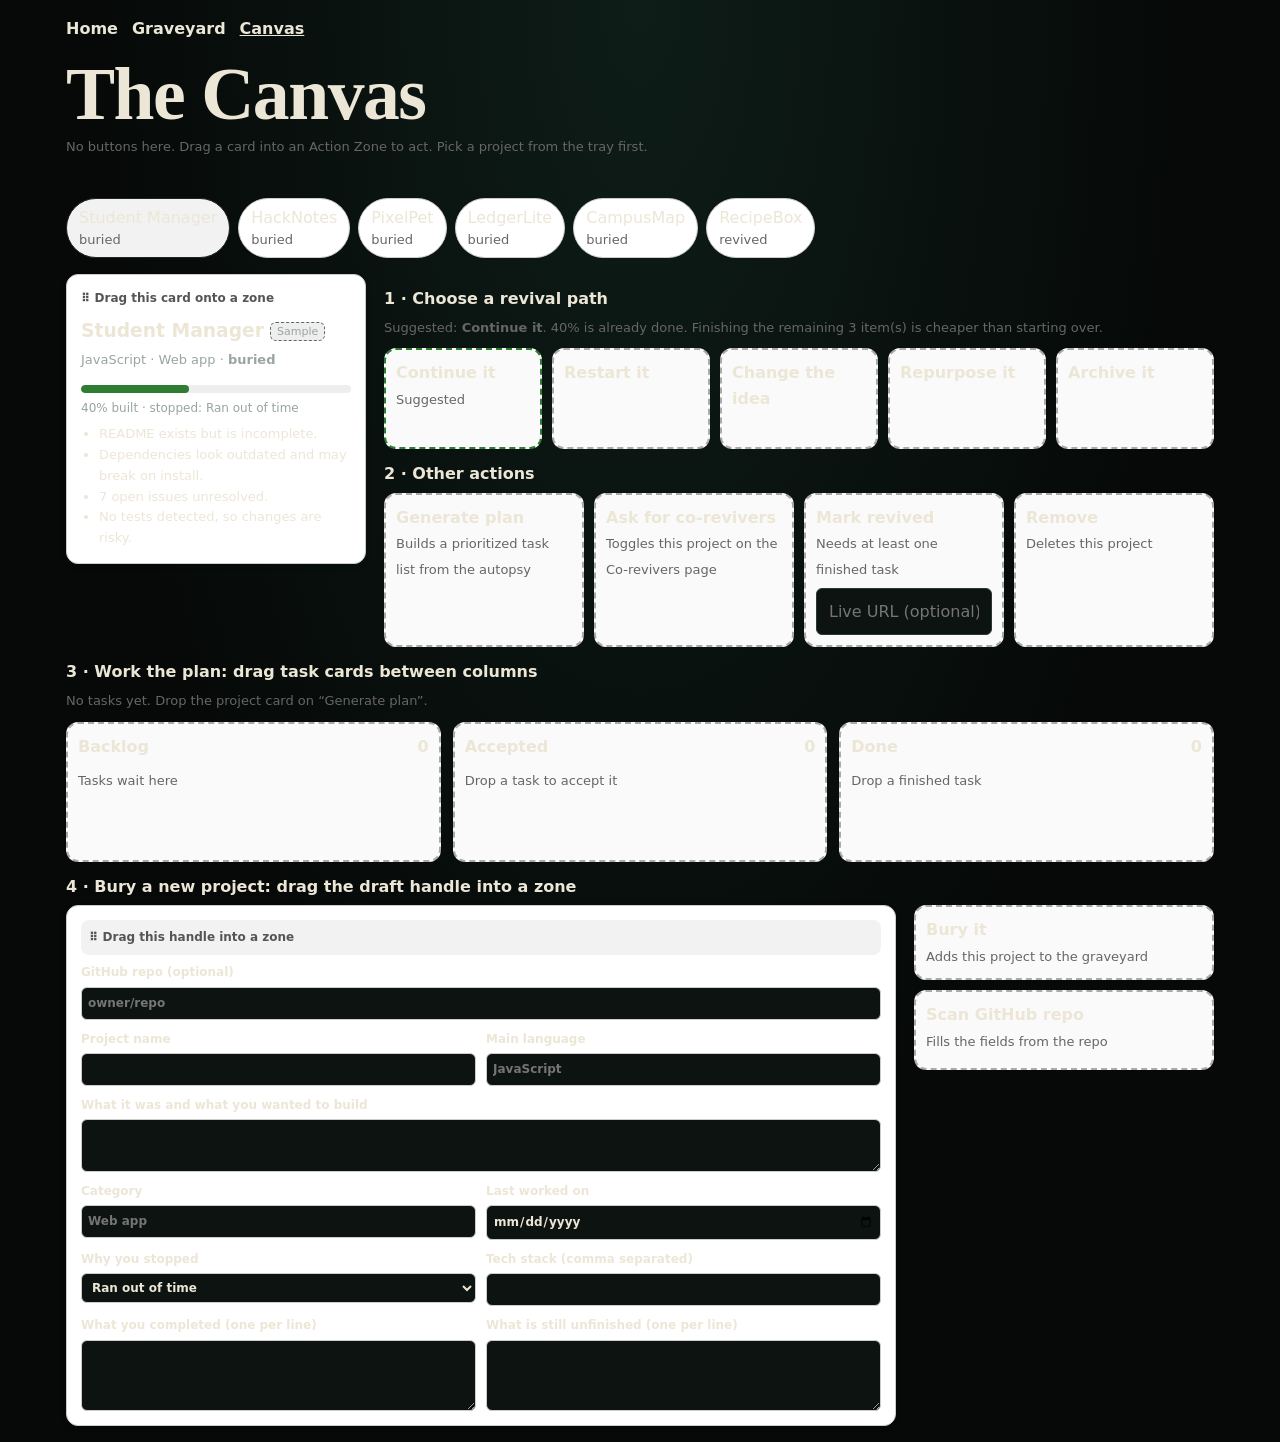
<file: canvas.html>
<!DOCTYPE html>
<html lang="en">
<head>
<meta charset="utf-8">
<meta name="viewport" content="width=device-width, initial-scale=1">
<title>The Canvas · Project Graveyard</title>
<link rel="stylesheet" href="css/style.css">
<style>
  .cv{max-width:1180px;margin:0 auto;padding:16px}
  .cv nav{display:flex;gap:14px;flex-wrap:wrap;align-items:center;margin-bottom:14px}
  .cv nav a{color:inherit;text-decoration:none;font-weight:600}
  .cv h1{margin:0 0 4px}
  .note,.cv small{color:#666;font-size:13px}
  #status{min-height:22px;margin:8px 0;font-weight:600}
  #tray{display:flex;gap:8px;flex-wrap:wrap;margin:10px 0 16px}
  .chip{border:1px solid #ccc;border-radius:999px;padding:6px 12px;cursor:pointer;background:#fff;display:flex;flex-direction:column}
  .chip.on{border-color:#222;background:#f2f2f2}
  .top{display:grid;grid-template-columns:300px 1fr;gap:18px;align-items:start}
  .pcard{background:#fff;border:1px solid #ccc;border-radius:12px;padding:14px;box-shadow:0 2px 6px rgba(0,0,0,.08)}
  .pcard[data-drag]{cursor:grab;touch-action:none;user-select:none}
  .grip{font-size:12px;font-weight:700;color:#555;margin-bottom:8px;touch-action:none;cursor:grab}
  .grip[data-drag]{background:#f2f2f2;border-radius:8px;padding:8px}
  .pcard h3{margin:0 0 4px}
  .sample{font-size:11px;background:#eee;border-radius:6px;padding:2px 6px;margin-left:6px}
  .meta{font-size:13px;margin-bottom:8px}
  .bar{height:8px;background:#eee;border-radius:6px;overflow:hidden}
  .bar i{display:block;height:100%;background:#2e7d32}
  .pct{font-size:12px;margin:6px 0}
  .mini{margin:6px 0 0;padding-left:18px;font-size:13px}
  .lift{opacity:.4}
  .zones h4,.kh,.cv h4{margin:12px 0 6px}
  .zgrid{display:grid;grid-template-columns:repeat(auto-fit,minmax(170px,1fr));gap:10px}
  .zgrid.paths5{grid-template-columns:repeat(5,1fr)}
  .zone{border:2px dashed #aaa;border-radius:12px;padding:10px;min-height:64px;background:#fafafa;transition:.15s}
  .zone b{display:block}
  .zone.sug{border-color:#2e7d32}
  .zone.cur{background:#e8f5e9;border-style:solid}
  .zone.live{border-color:#1565c0;background:#e3f2fd}
  .zone.hot{border-color:#e65100;background:#fff3e0;transform:scale(1.03)}
  .zone input{width:100%;margin-top:6px;box-sizing:border-box}
  .kanban{display:grid;grid-template-columns:repeat(3,1fr);gap:12px}
  .col{min-height:140px}
  .col h4{display:flex;justify-content:space-between;margin:0 0 8px}
  .tcard{background:#fff;border:1px solid #ccc;border-radius:8px;padding:8px;margin-bottom:8px;cursor:grab;touch-action:none;user-select:none}
  .tcard b{display:block;font-size:14px}
  .empty{padding:20px;text-align:center;color:#666}
  .ghost{position:fixed;z-index:9999;pointer-events:none;transform:translate(-50%,-50%) rotate(-3deg);background:#222;color:#fff;padding:8px 14px;border-radius:10px;font-size:13px;max-width:240px;box-shadow:0 8px 20px rgba(0,0,0,.3)}
  body.dragging{user-select:none;cursor:grabbing}
  .dgrid{display:grid;grid-template-columns:1fr 1fr;gap:10px}
  .dgrid label{display:flex;flex-direction:column;font-size:12px;font-weight:600;gap:4px}
  .dgrid .wide{grid-column:1/-1}
  .dgrid input,.dgrid textarea,.dgrid select{font:inherit;padding:6px;border:1px solid #ccc;border-radius:6px}
  .draftwrap{display:grid;grid-template-columns:1fr 300px;gap:18px;align-items:start}
  .dz{display:grid;gap:10px}
  #scanMsg{font-size:12px;color:#444;margin-top:4px}
  @media(max-width:860px){.top,.draftwrap,.kanban{grid-template-columns:1fr}.zgrid.paths5{grid-template-columns:repeat(2,1fr)}}
</style>
</head>
<body>
<div class="cv">
  <nav>
    <a href="index.html">Home</a>
    <a href="archive.html">Graveyard</a>
    <a href="canvas.html"><u>Canvas</u></a>
  </nav>
  <h1>The Canvas</h1>
  <p class="note">No buttons here. Drag a card into an Action Zone to act. Pick a project from the tray first.</p>
  <div id="status" role="status" aria-live="polite"></div>

  <div id="tray"></div>
  <div id="board"></div>

  <h4 class="kh">4 · Bury a new project: drag the draft handle into a zone</h4>
  <div class="draftwrap">
    <div id="draft"></div>
    <div class="dz">
      <div class="zone" data-zone="bury" data-accepts="draft"><b>Bury it</b><small>Adds this project to the graveyard</small></div>
      <div class="zone" data-zone="scan" data-accepts="draft"><b>Scan GitHub repo</b><small>Fills the fields from the repo</small><div id="scanMsg"></div></div>
    </div>
  </div>
</div>

<script src="js/app.js"></script>
<script src="js/canvas.js"></script>
</body>
</html>
</file>
<file: css/style.css>
:root{--bg:#060908;--stone:#121917;--stone2:#1a2421;--em:#34c796;--emd:#157a5a;--gold:#cfa851;--off:#ece6d6;--mute:#9aa59f;--red:#d9735f;
--serif:'Fraunces',Georgia,serif;--sans:'Hanken Grotesk',system-ui,sans-serif}
*{box-sizing:border-box;margin:0}
html{scroll-behavior:smooth;background:var(--bg)}
body{font:400 16px/1.6 var(--sans);color:var(--off);background:radial-gradient(ellipse at 50% 0,#0e1d18 0,var(--bg) 60%);min-height:100vh;overflow-x:hidden}
#fx{position:fixed;inset:0;width:100%;height:100%;z-index:0;pointer-events:none}
main,.nav,.foot{position:relative;z-index:1}
a{color:inherit}
:focus-visible{outline:2px solid var(--gold);outline-offset:2px}
.nav{position:fixed;top:0;left:0;right:0;z-index:20;display:flex;justify-content:space-between;align-items:center;padding:12px 5vw;background:linear-gradient(#060908ee,#06090800)}
.brand{font:800 1.15rem var(--serif);text-decoration:none;color:var(--gold);letter-spacing:.02em}
.nav nav{display:flex;gap:18px;align-items:center}
.nav nav a{text-decoration:none;color:var(--mute);font-size:.92rem}
.nav nav a:hover{color:var(--off)}
.btn{font:600 .95rem var(--sans);border:1px solid transparent;border-radius:6px;padding:12px 22px;cursor:pointer;text-decoration:none;display:inline-block;transition:transform .2s,box-shadow .2s,background .2s;color:var(--off);background:none}
.btn.sm{padding:7px 14px;font-size:.85rem}
.btn.em{background:var(--em);color:#04120d;box-shadow:0 0 28px #34c79655}
.btn.em:hover{transform:translateY(-2px);box-shadow:0 0 40px #34c796aa}
.btn.gold{background:var(--gold);color:#1b1404}
.btn.ghost{border-color:#cfa85177;color:var(--gold)}
.btn.ghost:hover{background:#cfa85118}
.btn.danger{border-color:#d9735f66;color:var(--red)}
.btn:disabled{opacity:.5;cursor:default}

/* hero */
.hero{position:relative;min-height:100vh;display:grid;align-items:center;padding:100px 5vw 60px;overflow:hidden;isolation:isolate}
.rays{position:absolute;inset:-10% 0 0;z-index:-1;background:
 conic-gradient(from 180deg at 50% -10%,transparent 0 38%,#34c79622 42%,transparent 46% 54%,#cfa85122 58%,transparent 62%);
 filter:blur(14px);animation:sway 14s ease-in-out infinite alternate}
@keyframes sway{to{transform:rotate(4deg) scale(1.08)}}
.yard{position:absolute;inset:0;z-index:-1;perspective:900px;transform-style:preserve-3d}
.tomb{position:absolute;bottom:0;background:linear-gradient(#26332f,#0c1210);border-radius:999px 999px 4px 4px/ 70px 70px 4px 4px;box-shadow:inset 0 0 22px #34c79633,0 0 40px #34c7961f;transition:transform .25s ease-out}
.tomb::after{content:"";position:absolute;left:25%;right:25%;top:22%;height:3px;background:#34c79677;box-shadow:0 14px 0 #34c79644,0 28px 0 #34c79633}
.fog{position:absolute;inset:auto -10% 0;height:55%;z-index:-1;background:radial-gradient(ellipse at 30% 100%,#34c79630,transparent 60%),radial-gradient(ellipse at 75% 100%,#cfa85120,transparent 55%);animation:drift 18s ease-in-out infinite alternate}
@keyframes drift{to{transform:translateX(4%)}}
.hero-copy{max-width:760px;margin:0 auto 0 0;position:relative}
h1{font:800 clamp(2.2rem,6vw,4.6rem)/1.05 var(--serif);letter-spacing:-.02em;text-wrap:balance}
.hero-copy>p{margin:20px 0 30px;font-size:1.15rem;color:#cfd6cf;max-width:560px}
.cta{display:flex;gap:14px;flex-wrap:wrap}
.stats{display:flex;gap:34px;margin-top:44px;flex-wrap:wrap}
.stats div{border-left:2px solid var(--gold);padding-left:12px}
.stats dt{font-size:.82rem;color:var(--mute)}
.stats dd{font:800 1.8rem var(--serif)}

/* sections */
.sec{padding:80px 5vw 20px;max-width:1280px;margin:auto}
h2{font:800 clamp(1.7rem,3.6vw,2.6rem) var(--serif);letter-spacing:-.01em}
.lead{color:var(--mute);margin:8px 0 26px;max-width:620px}
.filters{display:grid;grid-template-columns:2fr 1fr 1fr 1fr;gap:10px;margin-bottom:34px}
input,select,textarea{font:inherit;color:var(--off);background:#0d1311;border:1px solid #2a3833;border-radius:6px;padding:10px 12px;width:100%}
input:focus,select:focus,textarea:focus{outline:2px solid var(--em);border-color:transparent}
.grid{display:grid;grid-template-columns:repeat(auto-fill,minmax(250px,1fr));gap:26px 22px}
.grid.small{grid-template-columns:repeat(auto-fill,minmax(290px,1fr))}
.empty{color:var(--mute);padding:30px 0}

/* tombstone card */
.stone{position:relative;background:linear-gradient(#1d2824,#101714);border:1px solid #2a3833;border-radius:110px 110px 8px 8px/70px 70px 8px 8px;padding:46px 22px 20px;cursor:pointer;opacity:0;transform:translateY(26px) scale(.93);transition:opacity .6s,transform .6s,border-radius .6s,box-shadow .3s}
.stone.in{opacity:1;transform:none;border-radius:16px}
.stone:hover,.stone:focus-visible{box-shadow:0 0 0 1px var(--em),0 12px 40px #34c79633;transform:translateY(-4px)}
.stone h3{font:800 1.25rem var(--serif)}
.meta{color:var(--mute);font-size:.88rem}
.bar{height:5px;background:#0a0f0d;border-radius:9px;margin:14px 0 6px;overflow:hidden}
.bar i{display:block;height:100%;background:linear-gradient(90deg,var(--emd),var(--em));border-radius:9px}
.pct{font-size:.8rem;color:var(--mute)}
.reveal{display:grid;grid-template-rows:0fr;transition:grid-template-rows .35s}
.reveal>div{overflow:hidden;font-size:.88rem;color:#cdd5cd}
.reveal p{margin-top:8px}
.reveal b{color:var(--gold);font-weight:600}
.stone:hover .reveal,.stone:focus-visible .reveal{grid-template-rows:1fr}
@media(hover:none){.reveal{grid-template-rows:1fr}}
.tag{position:absolute;top:14px;left:50%;transform:translateX(-50%);font-size:.72rem;padding:2px 10px;border-radius:99px;border:1px solid #cfa85155;color:var(--gold);background:#0b100e}
.tag.reviving{color:var(--em);border-color:#34c79677}
.tag.revived{background:var(--em);color:#04120d;border-color:var(--em)}
.sample{font-size:.7rem;color:var(--mute);border:1px dashed #5b6a63;border-radius:4px;padding:0 6px;margin-left:6px;vertical-align:middle;font-family:var(--sans);font-weight:500}

/* dialogs */
dialog{border:1px solid #2f3f39;border-radius:14px;background:#0c1311;color:var(--off);width:min(860px,94vw);max-height:90vh;padding:0;overflow:auto;box-shadow:0 30px 90px #000}
dialog::backdrop{background:#000c;backdrop-filter:blur(3px)}
.dwrap{padding:26px 28px 32px}
.dhead{display:flex;justify-content:space-between;align-items:start;gap:12px}
.dhead h3{font:800 1.7rem var(--serif)}
.x{background:none;border:0;color:var(--mute);font-size:1.8rem;cursor:pointer;line-height:1}
.blk{margin-top:26px;padding-top:20px;border-top:1px solid #22302b}
.blk h4{font:800 1.1rem var(--serif);color:var(--gold);margin-bottom:10px}
.cols{display:grid;grid-template-columns:1fr 1fr;gap:18px}
ul.chk{list-style:none;padding:0}
ul.chk li{padding:3px 0 3px 22px;position:relative}
ul.chk.ok li::before{content:"✓";position:absolute;left:0;color:var(--em)}
ul.chk.no li::before{content:"○";position:absolute;left:0;color:var(--mute)}
.find{display:flex;gap:10px;padding:9px 0;border-bottom:1px solid #1b2622}
.ev{font-size:.74rem;border-radius:4px;padding:1px 7px;height:fit-content;white-space:nowrap}
.ev.y{background:#34c79622;color:var(--em)}
.ev.n{background:#d9735f22;color:var(--red)}
.ev.u{background:#9aa59f22;color:var(--mute)}
.note{font-size:.84rem;color:var(--mute)}
.paths{display:grid;grid-template-columns:repeat(auto-fit,minmax(240px,1fr));gap:12px}
.path{border:1px solid #2a3833;border-radius:10px;padding:14px;background:#0f1614;display:flex;flex-direction:column;gap:8px}
.path.top{border-color:var(--gold);box-shadow:0 0 24px #cfa85122}
.path.chosen{border-color:var(--em)}
.path h5{font:800 1rem var(--serif)}
.path p{font-size:.88rem;color:#cdd5cd;flex:1}
.task{display:grid;grid-template-columns:1fr auto;gap:8px 12px;padding:12px 0;border-bottom:1px solid #1b2622;align-items:center}
.task.done .tt{text-decoration:line-through;color:var(--mute)}
.pr{font-size:.74rem;color:var(--gold)}
.tl{list-style:none;padding:0 0 0 18px;border-left:2px solid #2a3833}
.tl li{position:relative;padding:0 0 14px 14px;font-size:.92rem}
.tl li::before{content:"";position:absolute;left:-25px;top:7px;width:10px;height:10px;border-radius:50%;background:var(--em);box-shadow:0 0 10px var(--em)}
.tl small{color:var(--mute);display:block}
.acts{display:flex;gap:10px;flex-wrap:wrap;margin-top:12px}
.form{padding:26px 28px;display:grid;gap:14px}
.form label{display:grid;gap:5px;font-size:.88rem;color:var(--mute)}
.two{display:grid;grid-template-columns:1fr 1fr;gap:12px}
.row{display:flex;gap:8px}
.foot{padding:70px 5vw 40px;color:var(--mute);font-size:.85rem;max-width:900px}
.toast{position:fixed;bottom:22px;left:50%;transform:translateX(-50%);background:var(--em);color:#04120d;padding:10px 20px;border-radius:8px;font-weight:600;z-index:50}

@media(max-width:760px){
 .filters{grid-template-columns:1fr 1fr}.filters #q{grid-column:1/-1}
 .cols,.two{grid-template-columns:1fr}.nav{flex-wrap:wrap;gap:6px}.nav nav{gap:14px;overflow-x:auto;white-space:nowrap;max-width:100%}.tile{min-height:220px}
 .hero{padding-top:90px}.dwrap{padding:20px 16px}
}
@media(prefers-reduced-motion:reduce){*{animation:none!important;transition:none!important}.stone{opacity:1;transform:none;border-radius:16px}}

/* multi-page + imagery */
.nav nav a[aria-current]{color:var(--gold)}
.hero-bg{position:absolute;inset:-4%;z-index:-3;background-size:cover;background-position:center;transform:scale(1.08);transition:transform .35s ease-out}
.hero::before{content:"";position:absolute;inset:0;z-index:-2;background:linear-gradient(90deg,#060908f0 0,#060908a8 46%,#06090822 100%),linear-gradient(0deg,var(--bg),transparent 32%)}
.banner{position:relative;isolation:isolate;min-height:48vh;display:grid;align-content:end;gap:10px;padding:130px 5vw 44px;overflow:hidden}
.banner::before{content:"";position:absolute;inset:0;z-index:-2;background:var(--img) center/cover}
.banner::after{content:"";position:absolute;inset:0;z-index:-1;background:linear-gradient(0deg,var(--bg) 4%,#060908b0 55%,#06090860)}
.banner h1{font-size:clamp(2rem,5vw,3.6rem)}
.banner p{max-width:560px;color:#cfd6cf}
.tiles{display:grid;grid-template-columns:repeat(auto-fit,minmax(240px,1fr));gap:20px;margin-top:10px}
.tile{position:relative;display:flex;flex-direction:column;justify-content:end;gap:4px;min-height:320px;padding:22px;border-radius:14px;overflow:hidden;text-decoration:none;border:1px solid #2a3833;isolation:isolate}
.tile img{position:absolute;inset:0;width:100%;height:100%;object-fit:cover;z-index:-2;transition:transform .7s}
.tile::after{content:"";position:absolute;inset:0;z-index:-1;background:linear-gradient(0deg,#060908f2 8%,#06090833 75%)}
.tile:hover img,.tile:focus-visible img{transform:scale(1.07)}
.tile:hover{border-color:var(--gold)}
.tile h3{font:800 1.3rem var(--serif)}
.tile p{color:#cdd5cd;font-size:.9rem}
.engine{position:relative;isolation:isolate;margin-top:80px;padding:90px 5vw;overflow:hidden}
.engine::before{content:"";position:absolute;inset:0;z-index:-2;background:var(--img) center/cover;opacity:.5}
.engine::after{content:"";position:absolute;inset:0;z-index:-1;background:linear-gradient(var(--bg),#060908cc 20%,#060908cc 80%,var(--bg))}
.engine>*{max-width:1200px;margin-left:auto;margin-right:auto}
.stages{display:grid;grid-template-columns:repeat(auto-fit,minmax(220px,1fr));gap:16px;margin-top:26px}
.stage{background:#0c1311cc;backdrop-filter:blur(6px);border:1px solid #2a3833;border-top:3px solid var(--em);border-radius:10px;padding:18px}
.stage b{font:800 1.8rem var(--serif);color:var(--gold)}
.stage h3{font:800 1.15rem var(--serif);margin:2px 0 6px}
.stage p{font-size:.9rem;color:#cdd5cd}
.cta-band{position:relative;isolation:isolate;margin-top:80px;padding:100px 5vw;text-align:center;overflow:hidden}
.cta-band::before{content:"";position:absolute;inset:0;z-index:-2;background:var(--img) center/cover}
.cta-band::after{content:"";position:absolute;inset:0;z-index:-1;background:radial-gradient(ellipse at center,#060908aa,#060908f0)}
.cta-band h2{max-width:640px;margin:0 auto 22px}
.cta-band .cta{justify-content:center}
</file>
